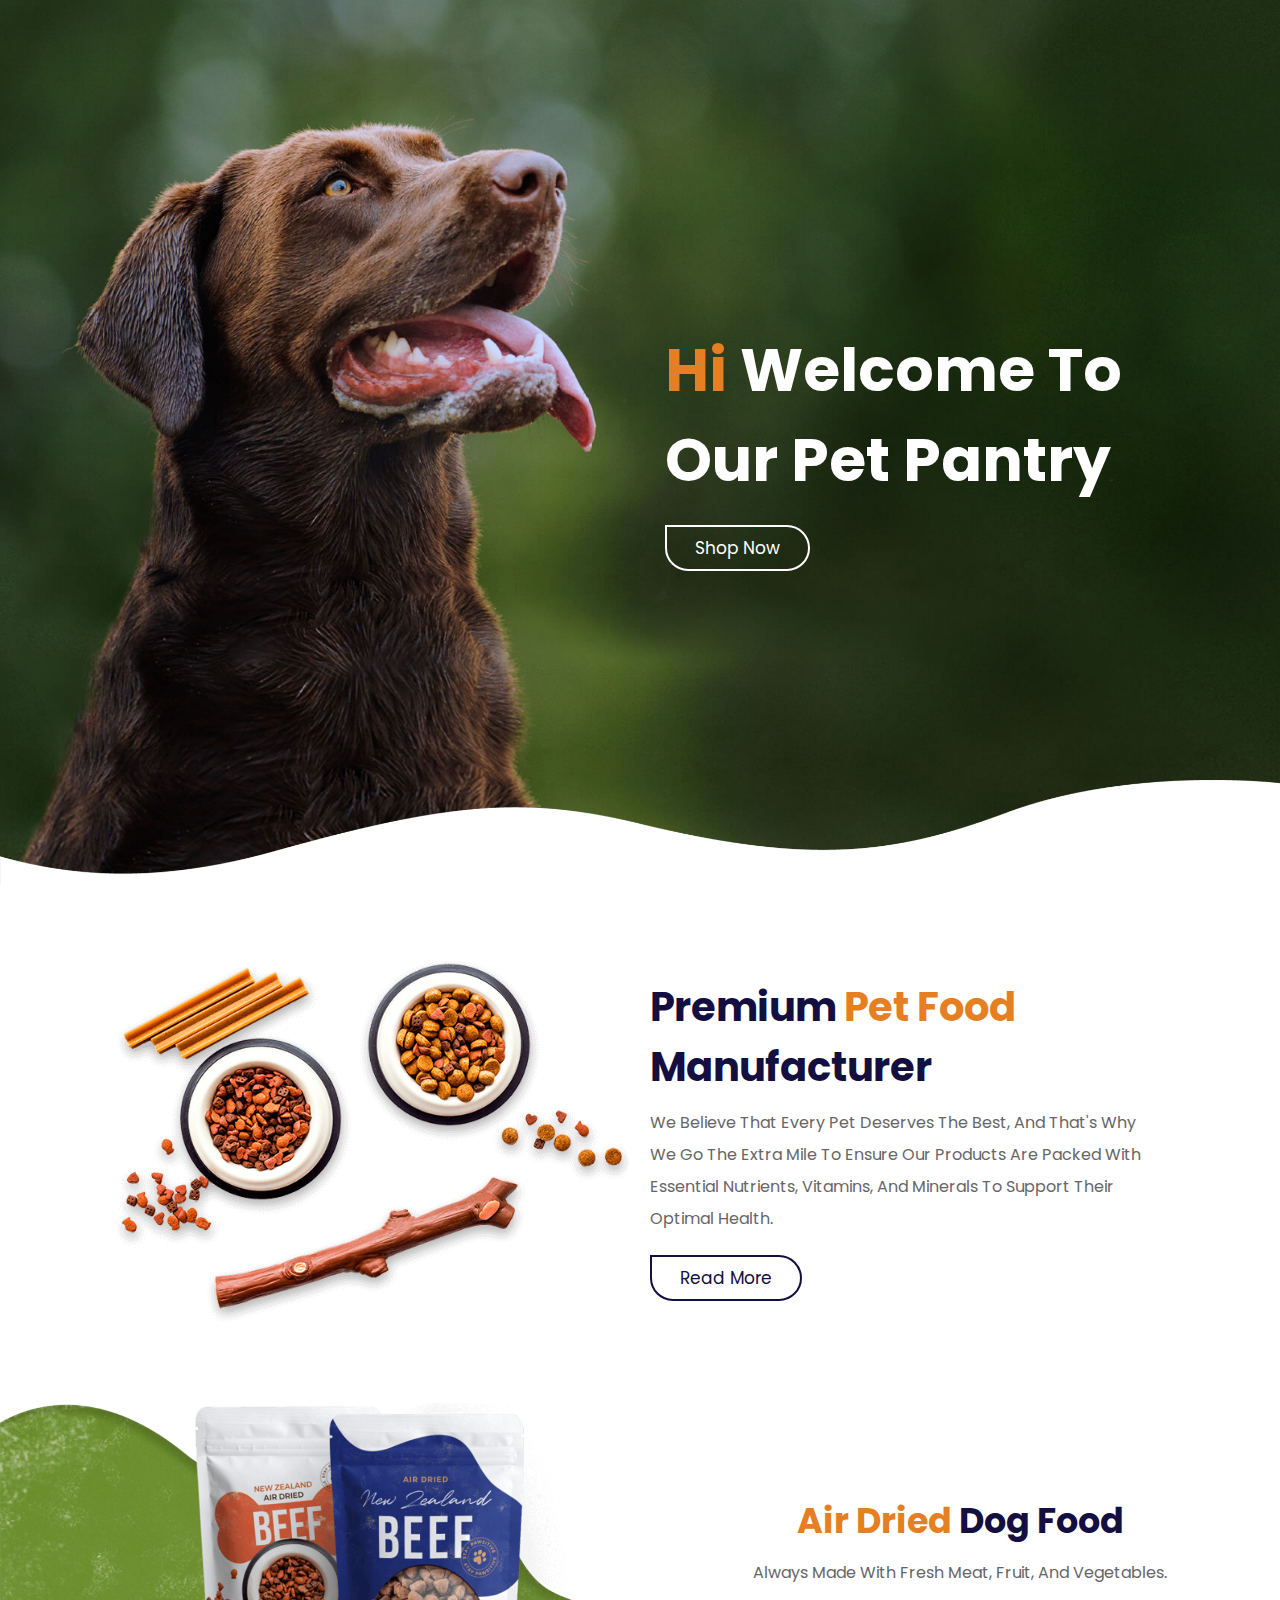
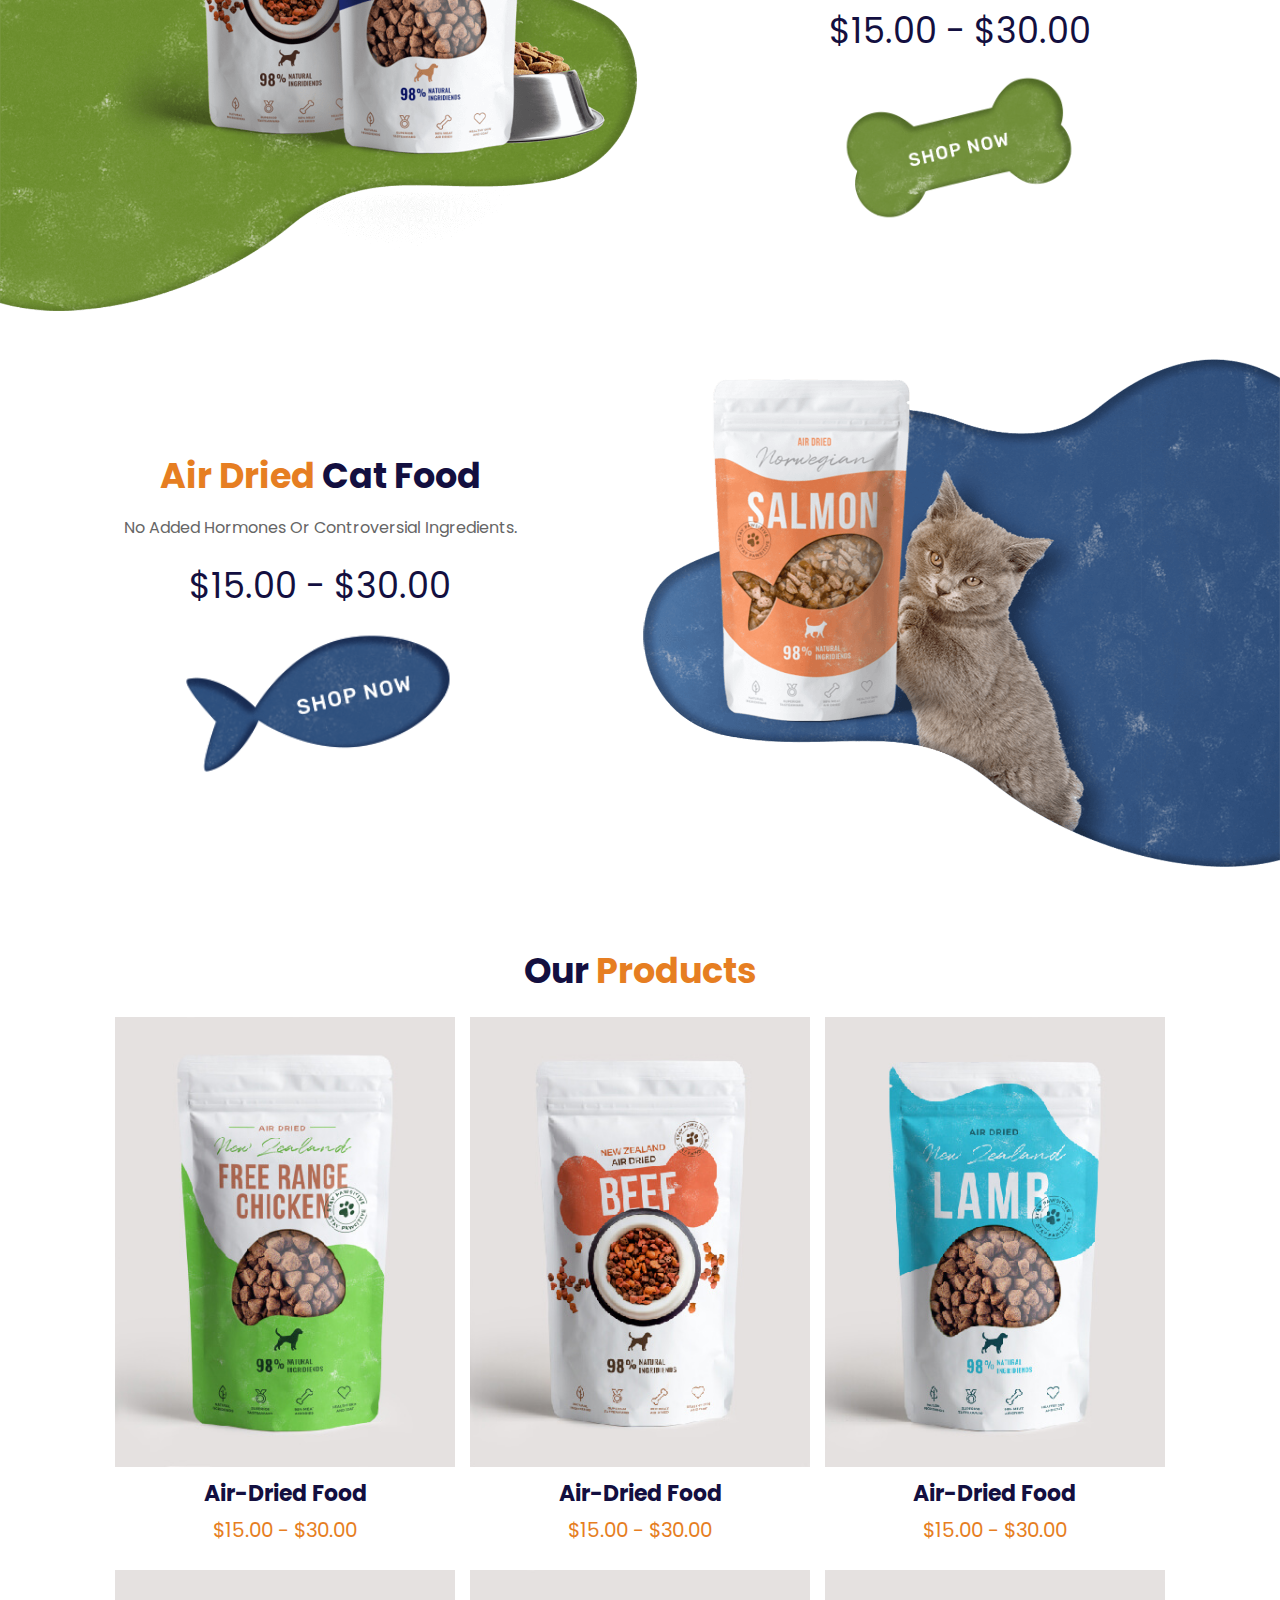
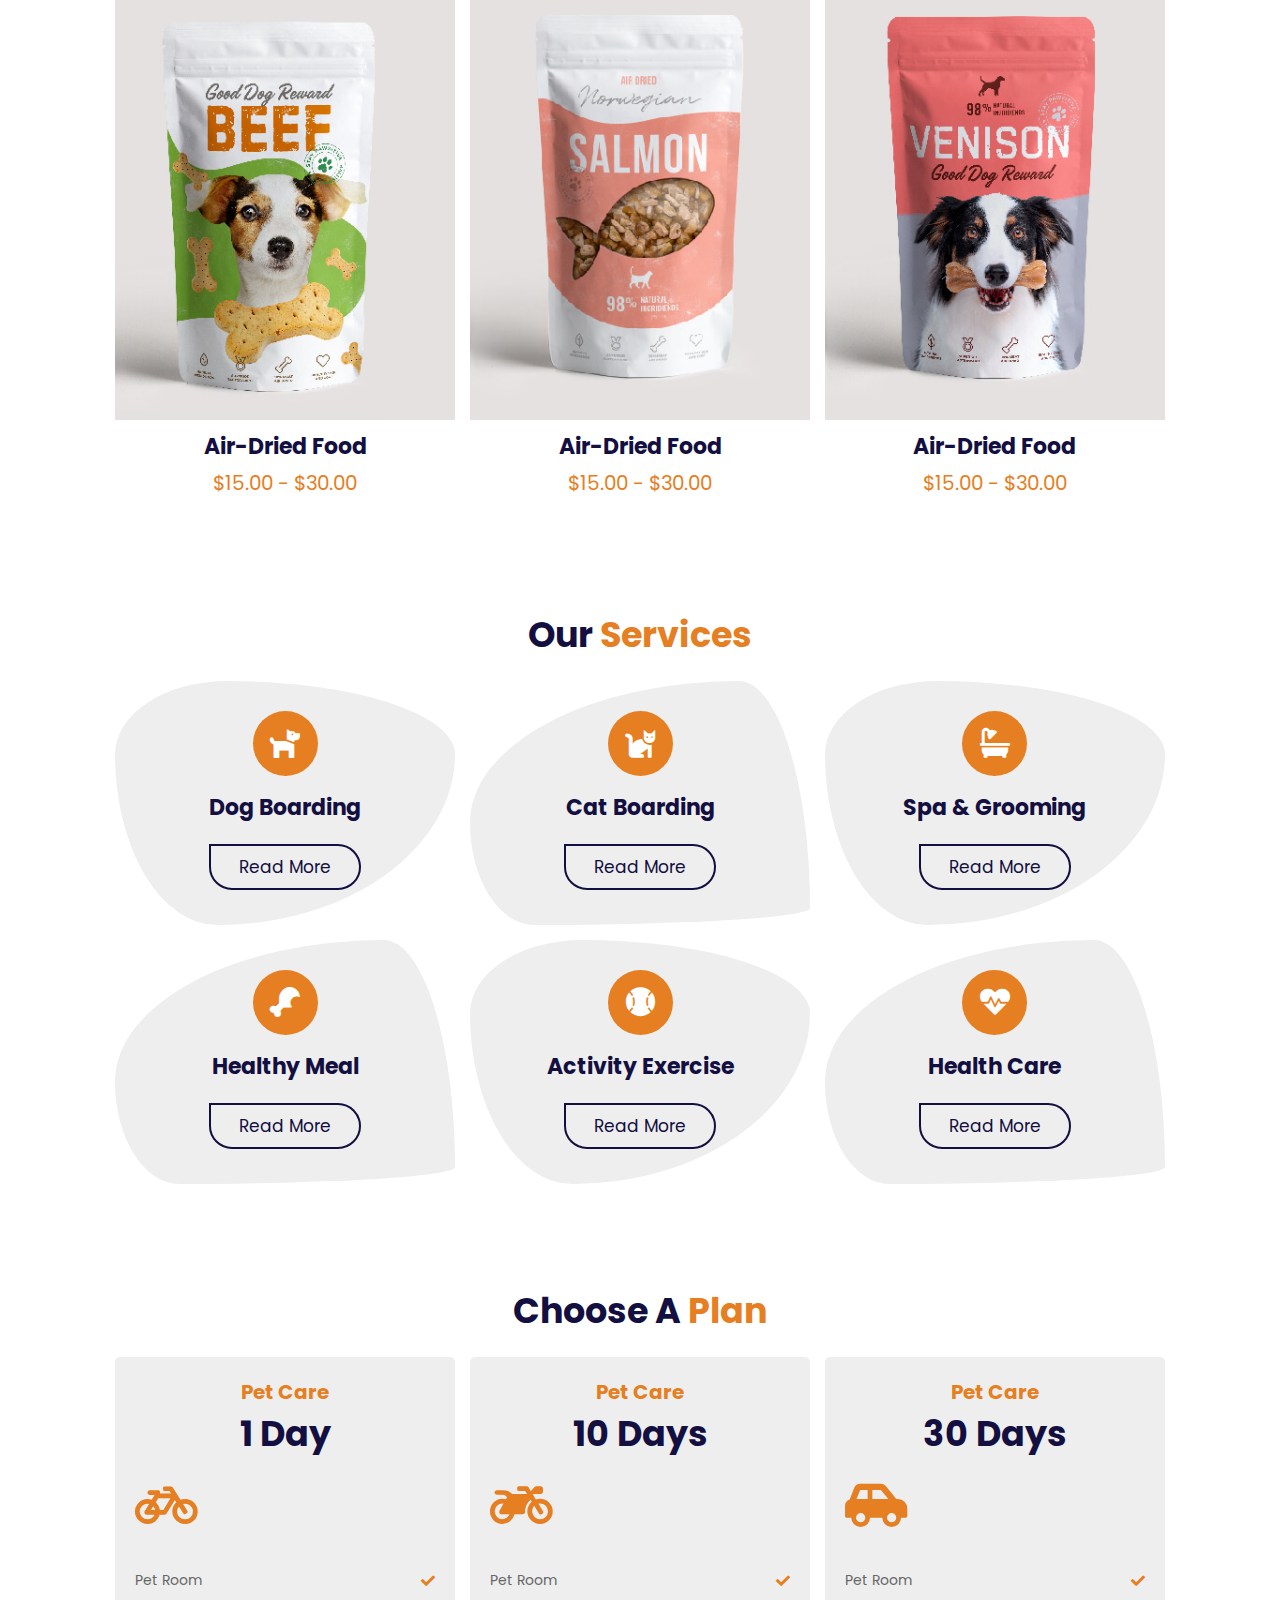
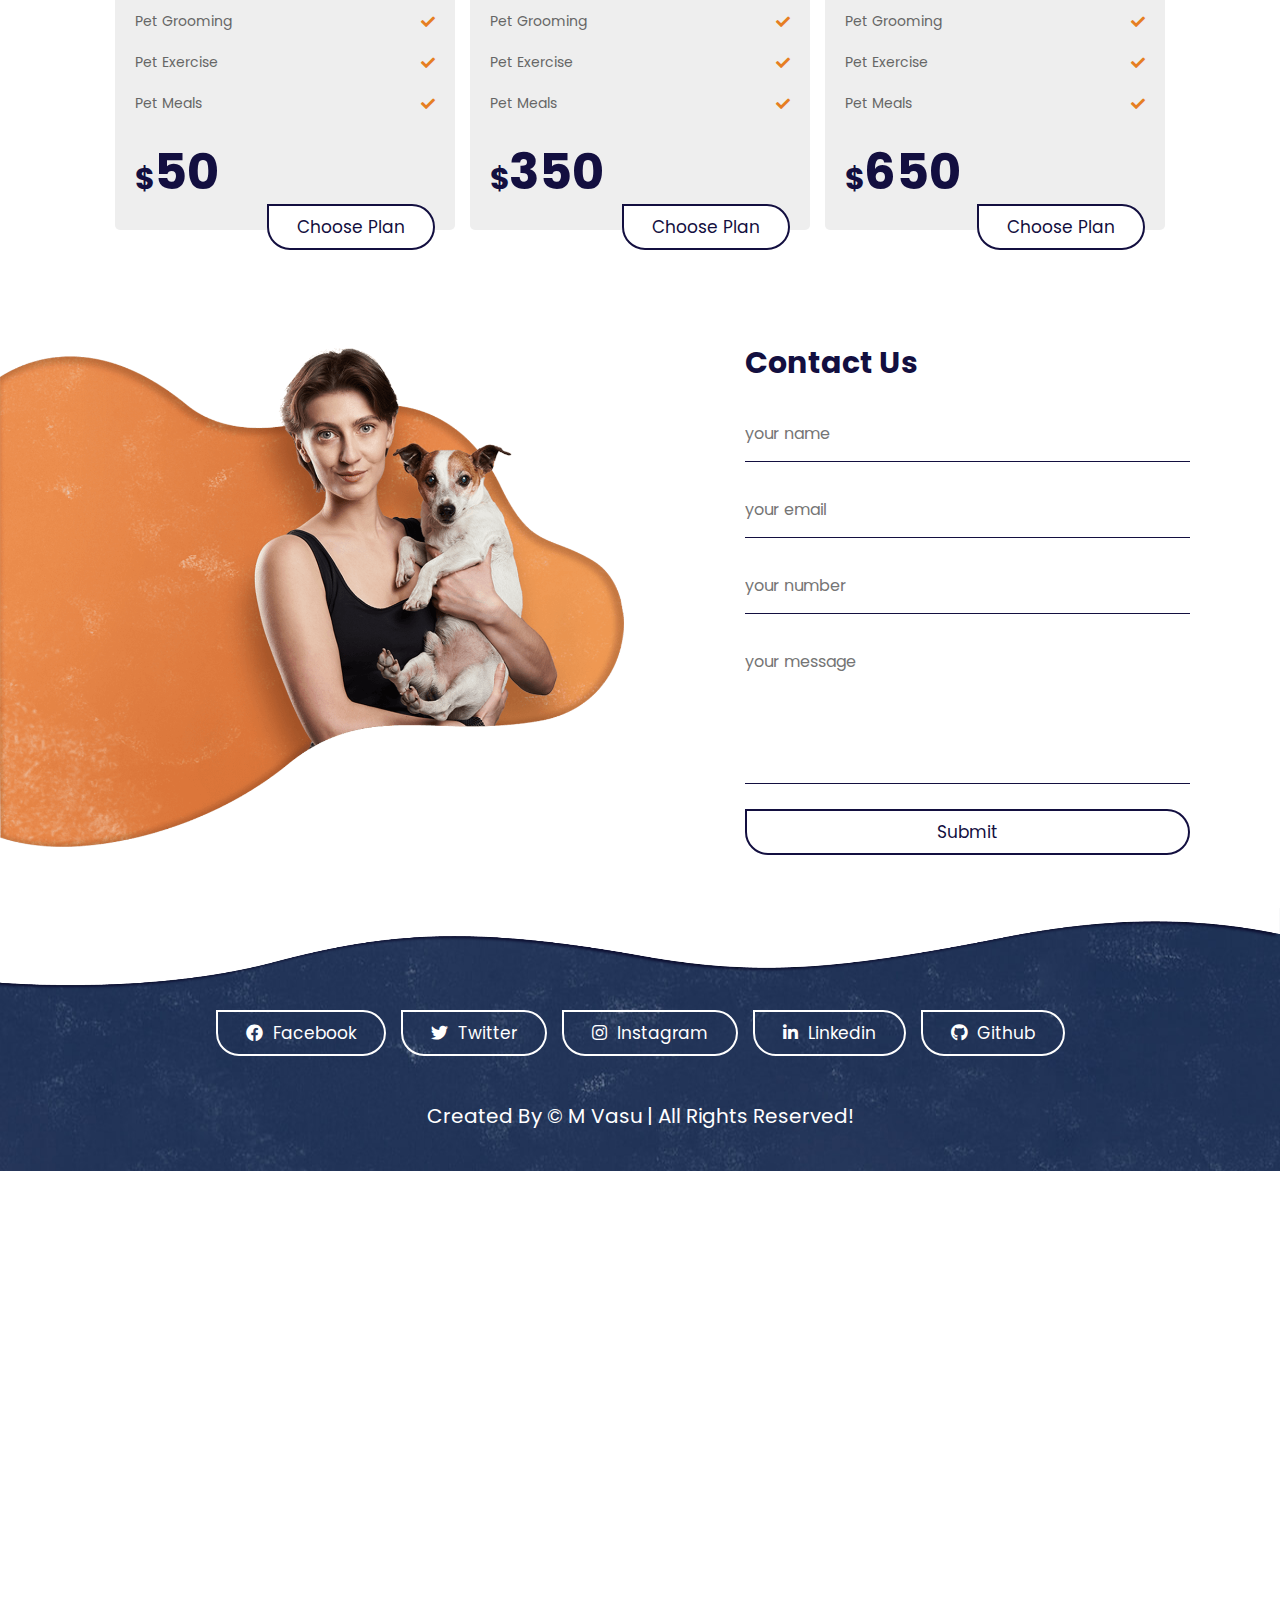
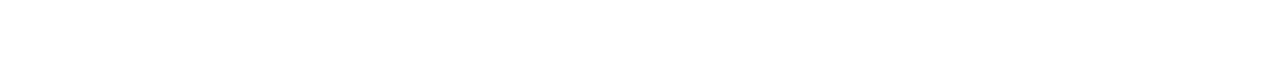
<file: index.html>
<!DOCTYPE html>
<html lang="en">
<head>
    <meta charset="UTF-8">
    <meta http-equiv="X-UA-Compatible" content="IE=edge">
    <meta name="viewport" content="width=device-width, initial-scale=1.0">
    <title>Pet Pantry </title>

    <!-- font awesome cdn link  -->
    <link rel="stylesheet" href="https://cdnjs.cloudflare.com/ajax/libs/font-awesome/5.15.4/css/all.min.css">

    <link rel="stylesheet" href="https://cdnjs.cloudflare.com/ajax/libs/font-awesome/4.7.0/css/font-awesome.min.css">

    <!-- custom css file link  -->
    <link rel="stylesheet" href="css/style.css">

</head>
<body>
    
<!-- header section starts  -->

<header class="header">

    <a href="#" class="logo"> <i class="fas fa-paw"></i> shop </a>

    <nav class="navbar">
        <a href="#home">home</a>
        <a href="#about">about</a>
        <a href="#shop">shop</a>
        <a href="#services">services</a>
        <a href="#plan">plan</a>
        <a href="#contact">contact</a>    
        <a href="healthbot.html">Azure</a>    
    </nav>
    

    <div class="icons">
        <a href="https://www.facebook.com/mikey.vasu?mibextid=ZbWKwL" class="fa fa-facebook"></a> 
        <a href="https://instagram.com/mr__alex.__?igshid=MzRlODBiNWFlZA==" class="fa fa-instagram"></a>
        <a href="https://goo.gl/maps/UtDpu78ddR9jLoue9" class="fas fa-map-marker-alt"></a>
        <a href="https://twitter.com/LuckyVa35531756?t=vQgnx42EIdS5Us14BuNOnw&s=09" class="fa fa-twitter"></a>
        <a href="tel:+91 8328469967" class="fas fa-phone-square"></a>
        <a href="mailto:nithishkumarm2003@gmail.com" class="fas fa-at"></a>
        <div class="fas fa-bars" id="menu-btn"></div>
        <a href="payment.html" class="fas fa-shopping-cart"></a>
        <div class="fas fa-user" id="login-btn"></div>
    </div>

    <form action="" class="login-form">
        <h3>sign in</h3>
        <input type="email" name="" placeholder="enter your email" id="" class="box">
        <input type="password" name="" placeholder="enter your password" id="" class="box">
        <div class="remember">
            <input type="checkbox" name="" id="remember-me">
            <label for="remember-me">remember me</label>
        </div>
        <input type="submit" value="sign in" class="btn">
        <div class="links">
            <a href="#">forget password</a>
            <a href="#">sign up</a>
        </div>
    </form>

</header>

<!-- header section ends -->

<!-- home section starts  -->

<section class="home" id="home">

    <div class="content">
        <h3> <span>hi</span> welcome to our Pet Pantry</h3>
        <a href="payment.html" class="btn">shop now</a>
    </div>

    <img src="image/bottom_wave.png" class="wave" alt="">

</section>

<!-- home section ends -->

<!-- about section starts  -->

<section class="about" id="about">

    <div class="image">
        <img src="image/about_img.png" alt="">
    </div>

    <div class="content">
        <h3>premium <span>pet food</span> manufacturer</h3>
        <p>We believe that every pet deserves the best, and that's why we go the extra mile to ensure our products are packed with essential nutrients, vitamins, and minerals to support their optimal health.</p>
        <a href="#" class="btn">read more</a>
    </div>

</section>

<!-- about section ends -->

<!-- dog and cat food banner section starts -->

<div class="dog-food">

    <div class="image">
        <img src="image/dog_food.png" alt="">
    </div>

    <div class="content">
        <h3> <span>air dried</span> dog food </h3>
        <p>Always made with fresh meat, fruit, and vegetables.</p>
        <div class="amount">$15.00 - $30.00</div>
        <a href="payment.html"> <img src="image/shop_now_dog.png" alt=""> </a>
    </div>

</div>

<div class="cat-food">

    <div class="content">
        <h3> <span>air dried</span> cat food </h3>
        <p>No added hormones or controversial ingredients.</p>
        <div class="amount">$15.00 - $30.00</div>
        <a href="payment.html"> <img src="image/shop_now_cat.png" alt=""> </a>
    </div>

    <div class="image">
        <img src="image/cat_food.png" alt="">
    </div>

</div>

<!-- dog and cat food banner section ends -->

<!-- shop section starts  -->

<section class="shop" id="shop">

    <h1 class="heading"> our <span> products </span> </h1>

    <div class="box-container">

        <div class="box">
            <div class="icons">
                <a href="payment.html" class="fas fa-shopping-cart"></a>
                <a href="#" class="fas fa-heart"></a>
                <a href="#" class="fas fa-eye"></a>
            </div>
            <div class="image">
                <img src="image/product_01.jpg" alt="">
            </div>
            <div class="content">
                <h3>air-dried food</h3>
                <div class="amount"> $15.00 - $30.00 </div>
            </div>
        </div>

        <div class="box">
            <div class="icons">
                <a href="payment.html" class="fas fa-shopping-cart"></a>
                <a href="#" class="fas fa-heart"></a>
                <a href="#" class="fas fa-eye"></a>
            </div>
            <div class="image">
                <img src="image/product_02.jpg" alt="">
            </div>
            <div class="content">
                <h3>air-dried food</h3>
                <div class="amount"> $15.00 - $30.00 </div>
            </div>
        </div>

        <div class="box">
            <div class="icons">
                <a href="payment.html" class="fas fa-shopping-cart"></a>
                <a href="#" class="fas fa-heart"></a>
                <a href="#" class="fas fa-eye"></a>
            </div>
            <div class="image">
                <img src="image/product_03.jpg" alt="">
            </div>
            <div class="content">
                <h3>air-dried food</h3>
                <div class="amount"> $15.00 - $30.00 </div>
            </div>
        </div>

        <div class="box">
            <div class="icons">
                <a href="payment.html" class="fas fa-shopping-cart"></a>
                <a href="#" class="fas fa-heart"></a>
                <a href="#" class="fas fa-eye"></a>
            </div>
            <div class="image">
                <img src="image/product_04.jpg" alt="">
            </div>
            <div class="content">
                <h3>air-dried food</h3>
                <div class="amount"> $15.00 - $30.00 </div>
            </div>
        </div>

        <div class="box">
            <div class="icons">
                <a href="payment.html" class="fas fa-shopping-cart"></a>
                <a href="#" class="fas fa-heart"></a>
                <a href="#" class="fas fa-eye"></a>
            </div>
            <div class="image">
                <img src="image/product_05.jpg" alt="">
            </div>
            <div class="content">
                <h3>air-dried food</h3>
                <div class="amount"> $15.00 - $30.00 </div>
            </div>
        </div>

        <div class="box">
            <div class="icons">
                <a href="payment.html" class="fas fa-shopping-cart"></a>
                <a href="#" class="fas fa-heart"></a>
                <a href="#" class="fas fa-eye"></a>
            </div>
            <div class="image">
                <img src="image/product_06.jpg" alt="">
            </div>
            <div class="content">
                <h3>air-dried food</h3>
                <div class="amount"> $15.00 - $30.00 </div>
            </div>
        </div>

    </div>

</section>

<!-- shop section ends -->

<!-- services section starts  -->

<section class="services" id="services">

    <h1 class="heading"> our <span>services</span> </h1>

    <div class="box-container">

        <div class="box">
            <i class="fas fa-dog"></i>
            <h3>dog boarding</h3>
            <a href="#" class="btn">read more</a>
        </div>

        <div class="box">
            <i class="fas fa-cat"></i>
            <h3>cat boarding</h3>
            <a href="#" class="btn">read more</a>
        </div>

        <div class="box">
            <i class="fas fa-bath"></i>
            <h3>spa & grooming</h3>
            <a href="#" class="btn">read more</a>
        </div>

        <div class="box">
            <i class="fas fa-drumstick-bite"></i>
            <h3>healthy meal</h3>
            <a href="#" class="btn">read more</a>
        </div>

        <div class="box">
            <i class="fas fa-baseball-ball"></i>
            <h3>activity exercise</h3>
            <a href="#" class="btn">read more</a>
        </div>

        <div class="box">
            <i class="fas fa-heartbeat"></i>
            <h3>health care</h3>
            <a href="#" class="btn">read more</a>
        </div>

    </div>

</section>

<!-- services section ends -->

<!-- plan section starts  -->

<section class="plan" id="plan">

    <h1 class="heading"> choose a <span>plan</span> </h1>

    <div class="box-container">

        <div class="box">
            <h3 class="title">pet care</h3>
            <h3 class="day"> 1 day </h3>
            <i class="fas fa-bicycle icon"></i>
            <div class="list">
                <p> pet room <span class="fas fa-check"></span> </p>
                <p> pet grooming <span class="fas fa-check"></span> </p>
                <p> pet exercise <span class="fas fa-check"></span> </p>
                <p> pet meals <span class="fas fa-check"></span> </p>
            </div>
            <div class="amount"><span>$</span>50</div>
            <a href="#" class="btn"> choose plan </a>
        </div>

        <div class="box">
            <h3 class="title">pet care</h3>
            <h3 class="day"> 10 days </h3>
            <i class="fas fa-motorcycle icon"></i>
            <div class="list">
                <p> pet room <span class="fas fa-check"></span> </p>
                <p> pet grooming <span class="fas fa-check"></span> </p>
                <p> pet exercise <span class="fas fa-check"></span> </p>
                <p> pet meals <span class="fas fa-check"></span> </p>
            </div>
            <div class="amount"><span>$</span>350</div>
            <a href="#" class="btn"> choose plan </a>
        </div>

        <div class="box">
            <h3 class="title">pet care</h3>
            <h3 class="day"> 30 days </h3>
            <i class="fas fa-car-side icon"></i>
            <div class="list">
                <p> pet room <span class="fas fa-check"></span> </p>
                <p> pet grooming <span class="fas fa-check"></span> </p>
                <p> pet exercise <span class="fas fa-check"></span> </p>
                <p> pet meals <span class="fas fa-check"></span> </p>
            </div>
            <div class="amount"><span>$</span>650</div>
            <a href="#" class="btn"> choose plan </a>
        </div>

    </div>

</section>

<!-- plan section ends -->

<section class="contact" id="contact">

    <div class="image">
        <img src="image/contact_img.png" alt="">
    </div>

    <form action="">
        <h3>contact us</h3>
        <input type="text" placeholder="your name" class="box">
        <input type="email" placeholder="your email" class="box">
        <input type="tumber" placeholder="your number" class="box">
        <textarea name="" placeholder="your message" id="" cols="30" rows="10"></textarea>
        <a href="Azure.html" input type="submit" value="send message" class="btn">submit</a> 
    </form>

</section>

<section class="footer">

    <img src="image/top_wave.png" alt="">

    <div class="share">
        <a href="https://www.facebook.com/mikey.vasu?mibextid=ZbWKwL" class="btn"> <i class="fab fa-facebook-f"></i> facebook </a>
        <a href="https://twitter.com/LuckyVa35531756?t=vQgnx42EIdS5Us14BuNOnw&s=09" class="btn"> <i class="fab fa-twitter"></i> twitter </a>
        <a href="https://instagram.com/mr__alex.__?igshid=MzRlODBiNWFlZA==" class="btn"> <i class="fab fa-instagram"></i> instagram </a>
        <a href="https://www.linkedin.com/in/lucky-vasu-676182274" class="btn"> <i class="fab fa-linkedin"></i> linkedin </a>
        <a href="https://github.com/Murthy-Vasu" class="btn"> <i class="fab fa-github"></i> Github </a>
    </div>

    <div class="credit"> created by  &copy;  M Vasu  |  All rights reserved! </div>

</section>

<iframe src='https://webchat.botframework.com/embed/pet-pantry-kfsweyw?s=zBPWMaRhCAw.TdOEz9ov3i5LL7L44RNYjqbPIxJSOj3rj6yC1YMc35A'  style='min-width: 400px; width: 100%; min-height: 500px;'></iframe>

<!-- custom js file link  -->
<script src="js/script.js"></script>

</body>
</html>
</file>
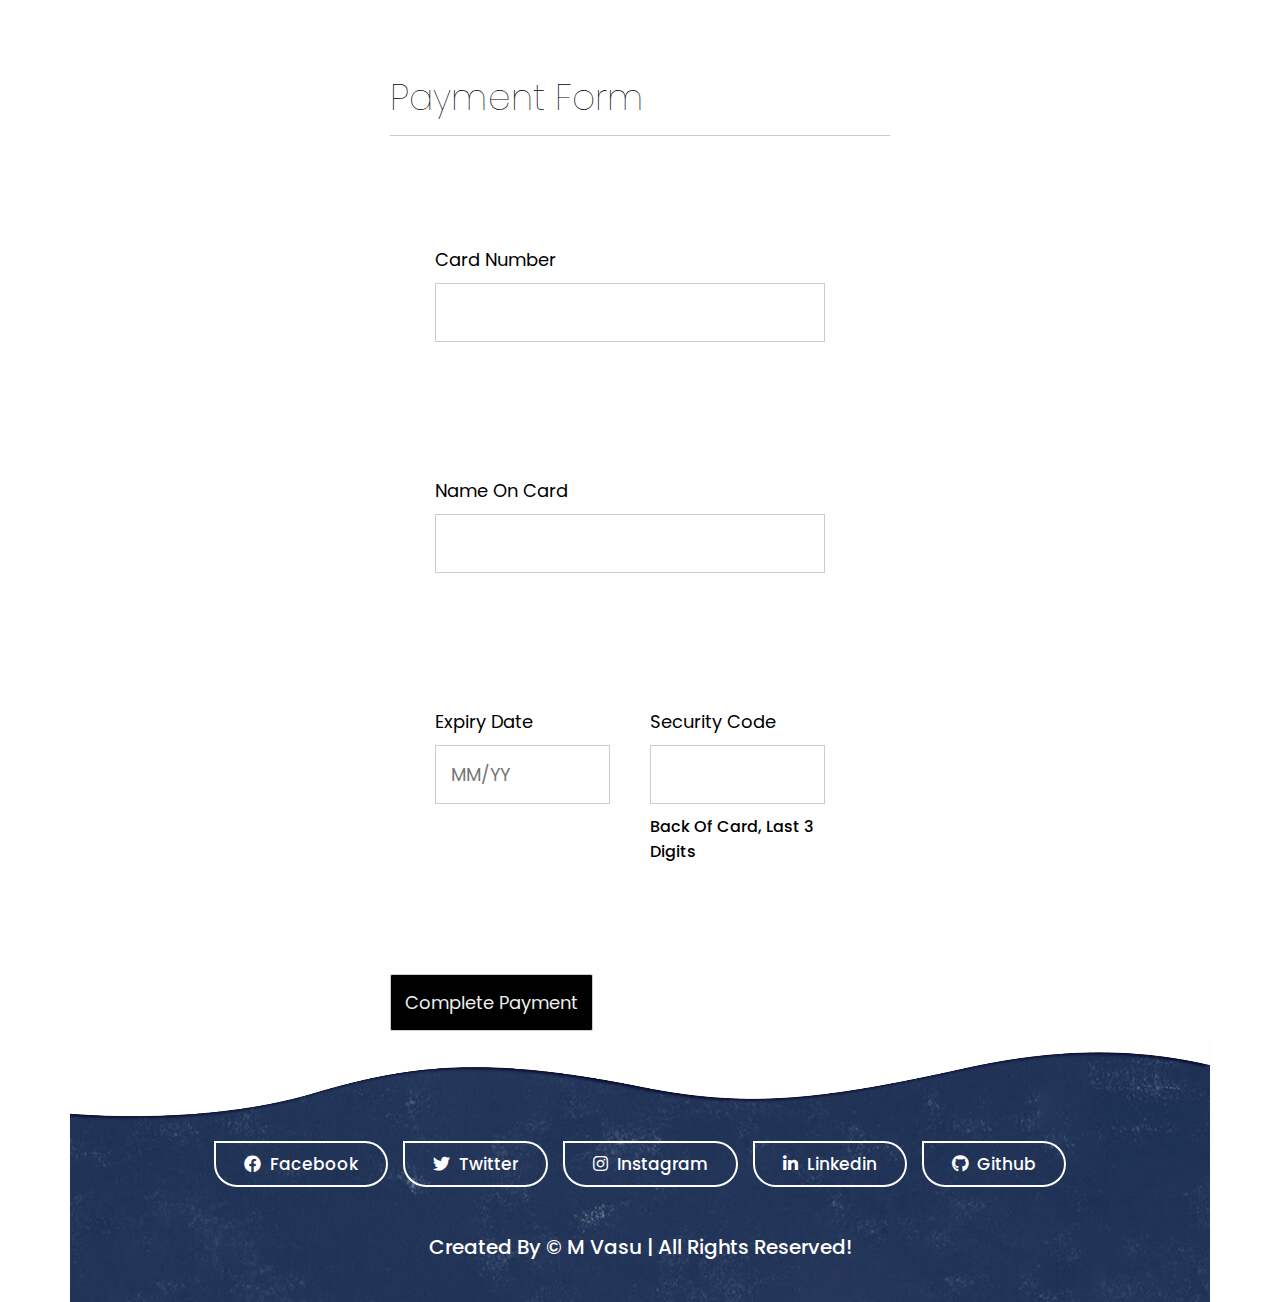
<file: payment.html>
<!DOCTYPE html>
<html lang="en">
<head>
    <meta charset="UTF-8">
    <meta http-equiv="X-UA-Compatible" content="IE=edge">
    <meta name="viewport" content="width=device-width, initial-scale=1.0">
    <title> Pet Food </title>

    <!-- font awesome cdn link  -->
    <link rel="stylesheet" href="https://cdnjs.cloudflare.com/ajax/libs/font-awesome/5.15.4/css/all.min.css">

    <link rel="stylesheet" href="https://cdnjs.cloudflare.com/ajax/libs/font-awesome/4.7.0/css/font-awesome.min.css">

    <!-- custom css file link  -->
    <link rel="stylesheet" href="css/style1.css">

</head>
<body>
    
<!-- header section starts  -->

<header class="header">

    <a href="#" class="logo"> <i class="fas fa-paw"></i> shop </a>

    <nav class="navbar">
        <a href="#home">home</a>
        <a href="#about">about</a>
        <a href="#shop">shop</a>
        <a href="#services">services</a>
        <a href="#plan">plan</a>
        <a href="#contact">contact</a>    
        <a href="Azure.html">Azure</a>    
    </nav>
    

    <div class="icons">
        <a href="https://www.facebook.com/profile.php?id=100032790331874" class="fa fa-facebook"></a> 
        <a href="#" class="fa fa-instagram"></a>
        <a href="#" class="fas fa-map-marker-alt"></a>
        <a href="#" class="fa fa-twitter"></a>
        <div class="fas fa-bars" id="menu-btn"></div>
        <a href="payment.html" class="fas fa-shopping-cart"></a>
        <div class="fas fa-user" id="login-btn"></div>
    </div>

    <form action="" class="login-form">
        <h3>sign in</h3>
        <input type="email" name="" placeholder="enter your email" id="" class="box">
        <input type="password" name="" placeholder="enter your password" id="" class="box">
        <div class="remember">
            <input type="checkbox" name="" id="remember-me">
            <label for="remember-me">remember me</label>
        </div>
        <input type="submit" value="sign in" class="btn">
        <div class="links">
            <a href="#">forget password</a>
            <a href="#">sign up</a>
        </div>
    </form>

</header>

<!-- header section ends -->
 
    <main>
    
      <form action="#" method="post">

        <h1>Payment form</h1>

        <section>        
          <label for="cc-number">Card number</label>
          <!-- Allow for spaces and for shorter and longer payment card numbers -->
          <input id="cc-number" name="cc-number" inputmode="numeric" autocomplete="cc-number" maxlength="50" pattern="[\d ]{10,30}" required>
        </section>

        <section>        
          <label for="cc-name">Name on card</label>
          <input id="cc-name" name="cc-name" autocomplete="cc-name" maxlength="30" pattern="[\p{L} \-\.]+" required>
        </section>
        
        <section id="cc-exp-csc">      
          <div>
            <label for="cc-exp">Expiry date</label>
            <input id="cc-exp" name="cc-exp" placeholder="MM/YY" maxlength="5" autocomplete="cc-exp" required>
          </div> 
          <div>
            <label for="cc-csc">Security code</label>
            <input id="cc-csc" name="cc-csc" inputmode="numeric" maxlength="3" autocomplete="cc-csc" required>
            <div class="explanation">Back of card, last 3 digits</div>
          </div>
        </section>  


        <button id="complete-payment">Complete payment</button>

      </form>
    
    </main>

    <section class="footer">

      <img src="image/top_wave.png" alt="">
  
      <div class="share">
          <a href="#" class="btn"> <i class="fab fa-facebook-f"></i> facebook </a>
          <a href="#" class="btn"> <i class="fab fa-twitter"></i> twitter </a>
          <a href="#" class="btn"> <i class="fab fa-instagram"></i> instagram </a>
          <a href="#" class="btn"> <i class="fab fa-linkedin"></i> linkedin </a>
          <a href="#" class="btn"> <i class="fab fa-github"></i> Github </a>
      </div>
  
      <div class="credit"> created by  &copy;  M Vasu  |  All rights reserved! </div>
  
  </section>
  
  <!-- custom js file link  -->
  <script src="js/script.js"></script>


    
    
  </body>
</html>
</file>
<file: css/style.css>
@import url("https://fonts.googleapis.com/css2?family=Poppins:wght@100;300;400;500;600&display=swap");
* {
  font-family: 'Poppins', sans-serif;
  margin: 0;
  padding: 0;
  -webkit-box-sizing: border-box;
          box-sizing: border-box;
  outline: none;
  border: none;
  text-decoration: none;
  text-transform: capitalize;
  -webkit-transition: .2s linear;
  transition: .2s linear;
}

html {
  font-size: 62.5%;
  overflow-x: hidden;
  scroll-behavior: smooth;
  scroll-padding-top: 4rem;
}

html::-webkit-scrollbar {
  width: 1rem;
}

html::-webkit-scrollbar-track {
  background: transparent;
}

html::-webkit-scrollbar-thumb {
  background: #e67e22;
  border-radius: 5rem;
}

section {
  padding: 5rem 9%;
}

.heading {
  padding-bottom: 2rem;
  text-align: center;
  font-size: 3.5rem;
  color: #130f40;
}

.heading span {
  color: #e67e22;
}

.btn {
  display: inline-block;
  margin-top: 1rem;
  padding: .8rem 2.8rem;
  border-radius: 5rem;
  border-top-left-radius: 0;
  border: 0.2rem solid #130f40;
  cursor: pointer;
  background: none;
  color: #130f40;
  font-size: 1.7rem;
  overflow: hidden;
  z-index: 0;
  position: relative;
}

.btn::before {
  content: '';
  position: absolute;
  top: 0;
  left: 0;
  height: 100%;
  width: 100%;
  background: #130f40;
  z-index: -1;
  -webkit-transition: .2s linear;
  transition: .2s linear;
  -webkit-clip-path: circle(0% at 0% 5%);
          clip-path: circle(0% at 0% 5%);
}

.btn:hover::before {
  -webkit-clip-path: circle(100%);
          clip-path: circle(100%);
}

.btn:hover {
  color: #fff;
}

.nav-tabs .nav-item {
  margin-bottom: -1px;
}

@-webkit-keyframes fadeIn {
  0% {
    -webkit-transform: translateY(3rem);
            transform: translateY(3rem);
    opacity: 0;
  }
}

@keyframes fadeIn {
  0% {
    -webkit-transform: translateY(3rem);
            transform: translateY(3rem);
    opacity: 0;
  }
}

.header {
  background: #fff;
  display: -webkit-box;
  display: -ms-flexbox;
  display: flex;
  -webkit-box-align: center;
      -ms-flex-align: center;
          align-items: center;
  -webkit-box-pack: justify;
      -ms-flex-pack: justify;
          justify-content: space-between;
  padding: 2rem 9%;
  -webkit-box-shadow: 0 0.5rem 1.5rem rgba(0, 0, 0, 0.1);
          box-shadow: 0 0.5rem 1.5rem rgba(0, 0, 0, 0.1);
  position: fixed;
  top: 0;
  left: 0;
  right: 0;
  z-index: 1000;
  -webkit-transform: translateY(-10rem);
          transform: translateY(-10rem);
}


.header.active {
  -webkit-transform: translateY(0rem);
          transform: translateY(0rem);
}

.header .logo {
  font-size: 2.5rem;
  color: #130f40;
  font-weight: bolder;
}

.header .logo i {
  color: #e67e22;
}

.header .navbar a {
  margin: 0 1rem;
  font-size: 1.7rem;
  color: #666;
}

.header .navbar a:hover {
  color: #e67e22;
}

.header .icons a,
.header .icons div {
  font-size: 2.5rem;
  margin-left: 1.5rem;
  color: #130f40;
  cursor: pointer;
}

.header .icons a:hover,
.header .icons div:hover {
  color: #e67e22;
}

.header .login-form {
  position: absolute;
  top: 120%;
  right: 2rem;
  width: 35rem;
  border-radius: 1rem;
  background: #fff;
  -webkit-box-shadow: 0 0.5rem 1.5rem rgba(0, 0, 0, 0.1);
          box-shadow: 0 0.5rem 1.5rem rgba(0, 0, 0, 0.1);
  padding: 2rem;
  display: none;
}

.header .login-form.active {
  display: block;
  -webkit-animation: fadeIn .4s linear;
          animation: fadeIn .4s linear;
}

.header .login-form h3 {
  color: #130f40;
  font-size: 2.5rem;
  padding-bottom: .5rem;
}

.header .login-form .box {
  width: 100%;
  border-bottom: 0.2rem solid #130f40;
  border-width: .1rem;
  padding: 1.5rem 0;
  font-size: 1.6rem;
  color: #130f40;
  text-transform: none;
  margin: 1rem 0;
}

.header .login-form .remember {
  display: -webkit-box;
  display: -ms-flexbox;
  display: flex;
  -webkit-box-align: center;
      -ms-flex-align: center;
          align-items: center;
  gap: .5rem;
  padding: 1rem 0;
}

.header .login-form .remember label {
  font-size: 1.5rem;
  cursor: pointer;
  color: #666;
}

.header .login-form .btn {
  width: 100%;
  text-align: center;
  margin: 1.5rem 0;
}

.header .login-form .btn:hover {
  background: #130f40;
}

.header .login-form .links {
  display: -webkit-box;
  display: -ms-flexbox;
  display: flex;
  -webkit-box-pack: justify;
      -ms-flex-pack: justify;
          justify-content: space-between;
  -webkit-box-align: center;
      -ms-flex-align: center;
          align-items: center;
  margin-top: 1rem;
}

.header .login-form .links a {
  font-size: 1.4rem;
  color: #e67e22;
}

.header .login-form .links a:hover {
  color: #130f40;
  text-decoration: underline;
}

#menu-btn {
  display: none;
}

.home {
  min-height: 100vh;
  display: -webkit-box;
  display: -ms-flexbox;
  display: flex;
  -webkit-box-align: center;
      -ms-flex-align: center;
          align-items: center;
  -webkit-box-pack: end;
      -ms-flex-pack: end;
          justify-content: flex-end;
  background: url(../image/home_bg_img.jpg) no-repeat;
  background-position: center;
  background-size: cover;
  position: relative;
}

.home .content {
  width: 50rem;
}

.home .content h3 {
  font-size: 6rem;
  color: #fff;
  padding-bottom: 1rem;
}

.home .content h3 span {
  color: #e67e22;
}

.home .content .btn {
  color: #fff;
  border-color: #fff;
}

.home .content .btn:hover {
  color: #130f40;
}

.home .content .btn::before {
  background: #fff;
}

.home .wave {
  position: absolute;
  bottom: 0;
  left: 0;
  width: 100%;
  height: 12rem;
}

.about {
  display: -webkit-box;
  display: -ms-flexbox;
  display: flex;
  -webkit-box-align: center;
      -ms-flex-align: center;
          align-items: center;
  -ms-flex-wrap: wrap;
      flex-wrap: wrap;
  gap: 2rem;
}

.about .image {
  -webkit-box-flex: 1;
      -ms-flex: 1 1 40rem;
          flex: 1 1 40rem;
}

.about .image img {
  width: 100%;
}

.about .content {
  -webkit-box-flex: 1;
      -ms-flex: 1 1 40rem;
          flex: 1 1 40rem;
}

.about .content h3 {
  color: #130f40;
  font-size: 4rem;
}

.about .content h3 span {
  color: #e67e22;
}

.about .content p {
  font-size: 1.6rem;
  color: #666;
  padding: 1rem 0;
  line-height: 2;
}

.dog-food,
.cat-food {
  display: -webkit-box;
  display: -ms-flexbox;
  display: flex;
  -webkit-box-align: center;
      -ms-flex-align: center;
          align-items: center;
  -ms-flex-wrap: wrap;
      flex-wrap: wrap;
  padding: 2rem 0;
}

.dog-food .image,
.cat-food .image {
  -webkit-box-flex: 1;
      -ms-flex: 1 1 40rem;
          flex: 1 1 40rem;
}

.dog-food .image img,
.cat-food .image img {
  width: 100%;
}

.dog-food .content,
.cat-food .content {
  -webkit-box-flex: 1;
      -ms-flex: 1 1 40rem;
          flex: 1 1 40rem;
  text-align: center;
  padding: 2rem;
}

.dog-food .content h3,
.cat-food .content h3 {
  font-size: 3.5rem;
  color: #130f40;
}

.dog-food .content h3 span,
.cat-food .content h3 span {
  color: #e67e22;
}

.dog-food .content p,
.cat-food .content p {
  padding: 1rem 0;
  line-height: 2;
  color: #666;
  font-size: 1.6rem;
}

.dog-food .content .amount,
.cat-food .content .amount {
  font-size: 3.5rem;
  color: #130f40;
  padding: .5rem 0;
}

.dog-food .content a img,
.cat-food .content a img {
  height: 15rem;
  margin-top: 1rem;
}

.dog-food .content a:hover img,
.cat-food .content a:hover img {
  -webkit-transform: rotate(15deg);
          transform: rotate(15deg);
}

.cat-food {
  -ms-flex-wrap: wrap-reverse;
      flex-wrap: wrap-reverse;
}

.shop .box-container {
  display: -ms-grid;
  display: grid;
  -ms-grid-columns: (minmax(30rem, 1fr))[auto-fit];
      grid-template-columns: repeat(auto-fit, minmax(30rem, 1fr));
  gap: 1.5rem;
}

.shop .box-container .box {
  position: relative;
  overflow: hidden;
}

.shop .box-container .box:hover .image img {
  -webkit-transform: scale(1.1);
          transform: scale(1.1);
}

.shop .box-container .box:hover .icons {
  -webkit-transform: translateX(0rem);
          transform: translateX(0rem);
}

.shop .box-container .box .image {
  height: 45rem;
  width: 100%;
  overflow: hidden;
}

.shop .box-container .box .image img {
  height: 100%;
  width: 100%;
  -o-object-fit: cover;
     object-fit: cover;
}

.shop .box-container .box .icons {
  position: absolute;
  top: 1rem;
  right: 2rem;
  z-index: 10;
  -webkit-transform: translateX(10rem);
          transform: translateX(10rem);
}

.shop .box-container .box .icons a {
  display: block;
  width: 5rem;
  height: 5rem;
  line-height: 5rem;
  font-size: 2.2rem;
  margin-top: 1rem;
  background: #fff;
  color: #130f40;
  text-align: center;
}

.shop .box-container .box .icons a:hover {
  color: #fff;
  background: #e67e22;
}

.shop .box-container .box .content {
  padding: 1rem 0;
  text-align: center;
}

.shop .box-container .box .content h3 {
  font-size: 2.2rem;
  color: #130f40;
  padding-bottom: .5rem;
}

.shop .box-container .box .content .amount {
  font-size: 2rem;
  color: #e67e22;
}

.services .box-container {
  display: -ms-grid;
  display: grid;
  -ms-grid-columns: (minmax(30rem, 1fr))[auto-fit];
      grid-template-columns: repeat(auto-fit, minmax(30rem, 1fr));
  gap: 1.5rem;
}

.services .box-container .box {
  background: #eee;
  padding: 3rem;
  text-align: center;
  border-radius: 33% 67% 70% 30% / 30% 30% 70% 70%;
}

.services .box-container .box:nth-child(even) {
  border-radius: 79% 21% 81% 19% / 58% 93% 7% 42%;
}

.services .box-container .box:hover {
  border-radius: .5rem;
}

.services .box-container .box i {
  height: 6.5rem;
  width: 6.5rem;
  line-height: 6.5rem;
  font-size: 3rem;
  color: #fff;
  background: #e67e22;
  border-radius: 50%;
  margin-bottom: .5rem;
}

.services .box-container .box h3 {
  font-size: 2.2rem;
  color: #130f40;
  padding: 1rem 0;
}

.plan .box-container {
  display: -ms-grid;
  display: grid;
  -ms-grid-columns: (minmax(30rem, 1fr))[auto-fit];
      grid-template-columns: repeat(auto-fit, minmax(30rem, 1fr));
  gap: 1.5rem;
}

.plan .box-container .box {
  position: relative;
  padding: 2rem;
  border-radius: .5rem;
  position: relative;
  margin-bottom: 2rem;
  background: #eee;
}

.plan .box-container .box .btn {
  position: absolute;
  bottom: -2rem;
  right: 2rem;
  background: #fff;
}

.plan .box-container .box .title {
  text-align: center;
  color: #e67e22;
  font-size: 2rem;
}

.plan .box-container .box .day {
  text-align: center;
  color: #130f40;
  font-size: 3.5rem;
}

.plan .box-container .box .icon {
  color: #e67e22;
  font-size: 5rem;
  padding: 2rem 0;
}

.plan .box-container .box .list {
  margin: 1rem 0;
}

.plan .box-container .box .list p {
  display: -webkit-box;
  display: -ms-flexbox;
  display: flex;
  -webkit-box-align: center;
      -ms-flex-align: center;
          align-items: center;
  -webkit-box-pack: justify;
      -ms-flex-pack: justify;
          justify-content: space-between;
  font-size: 1.4rem;
  color: #666;
  padding: 1rem 0;
}

.plan .box-container .box .list p span {
  color: #e67e22;
}

.plan .box-container .box .amount {
  font-size: 5rem;
  font-weight: bolder;
  color: #130f40;
}

.plan .box-container .box .amount span {
  font-size: 3rem;
}

.contact {
  padding: 2rem 0;
  display: -webkit-box;
  display: -ms-flexbox;
  display: flex;
  -webkit-box-align: center;
      -ms-flex-align: center;
          align-items: center;
  -ms-flex-wrap: wrap;
      flex-wrap: wrap;
  gap: 3rem;
}

.contact .image {
  -webkit-box-flex: 1;
      -ms-flex: 1 1 40rem;
          flex: 1 1 40rem;
}

.contact .image img {
  width: 100%;
}

.contact form {
  -webkit-box-flex: 1;
      -ms-flex: 1 1 40rem;
          flex: 1 1 40rem;
  padding: 2rem 7%;
}

.contact form .btn {
  width: 100%;
  text-align: center;
}

.contact form .btn:hover {
  background: #130f40;
}

.contact form h3 {
  font-size: 3rem;
  padding-bottom: 1rem;
  color: #130f40;
}

.contact form .box, .contact form textarea {
  width: 100%;
  border-bottom: 0.2rem solid #130f40;
  border-width: .1rem;
  font-size: 1.6rem;
  text-transform: none;
  color: #130f40;
  padding: 1.5rem 0;
  margin: 1rem 0;
}

.contact form textarea {
  height: 15rem;
  resize: none;
}

.footer {
  position: relative;
  background: url(../image/footer_background.jpg) no-repeat;
  background-position: center;
  background-size: center;
  padding-top: 10rem;
  padding-bottom: 2rem;
}

.footer img {
  position: absolute;
  top: 0;
  left: 0;
  height: 10rem;
  width: 100%;
}

.footer .share {
  display: -webkit-box;
  display: -ms-flexbox;
  display: flex;
  -webkit-box-pack: center;
      -ms-flex-pack: center;
          justify-content: center;
  -ms-flex-wrap: wrap;
      flex-wrap: wrap;
  gap: 1.5rem;
}

.footer .share a {
  color: #fff;
  border-color: #fff;
}

.footer .share a:hover {
  color: #130f40;
}

.footer .share a::before {
  background: #fff;
}

.footer .share a i {
  padding-right: .5rem;
}

.footer .credit {
  text-align: center;
  color: #fff;
  font-size: 2rem;
  padding: 2rem 1rem;
  margin-top: 2.5rem;
}

.footer .credit span {
  color: #e67e22;
}

@media (max-width: 991px) {
  html {
    font-size: 55%;
  }
  .header {
    padding: 2rem;
  }
  section {
    padding: 5rem 2rem;
  }
  .home {
    -webkit-box-pack: center;
        -ms-flex-pack: center;
            justify-content: center;
    background-position: right;
  }
  .home .content {
    text-align: center;
    padding-bottom: 5rem;
  }
  .home .content h3 {
    font-size: 4.5rem;
  }
}

@media (max-width: 768px) {
  #menu-btn {
    display: inline-block;
  }
  .header .navbar {
    position: absolute;
    top: 99%;
    left: 0;
    right: 0;
    background: #fff;
    -webkit-clip-path: polygon(0 0, 100% 0, 100% 0, 0 0);
            clip-path: polygon(0 0, 100% 0, 100% 0, 0 0);
  }
  .header .navbar.active {
    -webkit-clip-path: polygon(0 0, 100% 0, 100% 100%, 0 100%);
            clip-path: polygon(0 0, 100% 0, 100% 100%, 0 100%);
  }
  .header .navbar a {
    display: block;
    margin: 2rem;
    font-size: 2rem;
  }
}

@media (max-width: 450px) {
  html {
    font-size: 50%;
  }
  .header .login-form {
    width: 90%;
  }
}
/*# sourceMappingURL=style.css.map */
</file>
<file: css/style1.css>
@import url("https://fonts.googleapis.com/css2?family=Poppins:wght@100;300;400;500;600&display=swap");
* {
  font-family: 'Poppins', sans-serif;
  margin: 0;
  padding: 0;
  -webkit-box-sizing: border-box;
          box-sizing: border-box;
  outline: none;
  border: none;
  text-decoration: none;
  text-transform: capitalize;
  -webkit-transition: .2s linear;
  transition: .2s linear;
}

html {
  font-size: 62.5%;
  overflow-x: hidden;
  scroll-behavior: smooth;
  scroll-padding-top: 4rem;
}

html::-webkit-scrollbar {
  width: 1rem;
}

html::-webkit-scrollbar-track {
  background: transparent;
}

html::-webkit-scrollbar-thumb {
  background: #e67e22;
  border-radius: 5rem;
}

section {
  padding: 5rem 9%;
}

.heading {
  padding-bottom: 2rem;
  text-align: center;
  font-size: 3.5rem;
  color: #130f40;
}

.heading span {
  color: #e67e22;
}

.btn {
  display: inline-block;
  margin-top: 1rem;
  padding: .8rem 2.8rem;
  border-radius: 5rem;
  border-top-left-radius: 0;
  border: 0.2rem solid #130f40;
  cursor: pointer;
  background: none;
  color: #130f40;
  font-size: 1.7rem;
  overflow: hidden;
  z-index: 0;
  position: relative;
}

.btn::before {
  content: '';
  position: absolute;
  top: 0;
  left: 0;
  height: 100%;
  width: 100%;
  background: #130f40;
  z-index: -1;
  -webkit-transition: .2s linear;
  transition: .2s linear;
  -webkit-clip-path: circle(0% at 0% 5%);
          clip-path: circle(0% at 0% 5%);
}

.btn:hover::before {
  -webkit-clip-path: circle(100%);
          clip-path: circle(100%);
}

.btn:hover {
  color: #fff;
}

.nav-tabs .nav-item {
  margin-bottom: -1px;
}

@-webkit-keyframes fadeIn {
  0% {
    -webkit-transform: translateY(3rem);
            transform: translateY(3rem);
    opacity: 0;
  }
}

@keyframes fadeIn {
  0% {
    -webkit-transform: translateY(3rem);
            transform: translateY(3rem);
    opacity: 0;
  }
}

.header {
  background: #fff;
  display: -webkit-box;
  display: -ms-flexbox;
  display: flex;
  -webkit-box-align: center;
      -ms-flex-align: center;
          align-items: center;
  -webkit-box-pack: justify;
      -ms-flex-pack: justify;
          justify-content: space-between;
  padding: 2rem 9%;
  -webkit-box-shadow: 0 0.5rem 1.5rem rgba(0, 0, 0, 0.1);
          box-shadow: 0 0.5rem 1.5rem rgba(0, 0, 0, 0.1);
  position: fixed;
  top: 0;
  left: 0;
  right: 0;
  z-index: 1000;
  -webkit-transform: translateY(-10rem);
          transform: translateY(-10rem);
}


.header.active {
  -webkit-transform: translateY(0rem);
          transform: translateY(0rem);
}

.header .logo {
  font-size: 2.5rem;
  color: #130f40;
  font-weight: bolder;
}

.header .logo i {
  color: #e67e22;
}

.header .navbar a {
  margin: 0 1rem;
  font-size: 1.7rem;
  color: #666;
}

.header .navbar a:hover {
  color: #e67e22;
}

.header .icons a,
.header .icons div {
  font-size: 2.5rem;
  margin-left: 1.5rem;
  color: #130f40;
  cursor: pointer;
}

.header .icons a:hover,
.header .icons div:hover {
  color: #e67e22;
}

.header .login-form {
  position: absolute;
  top: 120%;
  right: 2rem;
  width: 35rem;
  border-radius: 1rem;
  background: #fff;
  -webkit-box-shadow: 0 0.5rem 1.5rem rgba(0, 0, 0, 0.1);
          box-shadow: 0 0.5rem 1.5rem rgba(0, 0, 0, 0.1);
  padding: 2rem;
  display: none;
}

.header .login-form.active {
  display: block;
  -webkit-animation: fadeIn .4s linear;
          animation: fadeIn .4s linear;
}

.header .login-form h3 {
  color: #130f40;
  font-size: 2.5rem;
  padding-bottom: .5rem;
}

.header .login-form .box {
  width: 100%;
  border-bottom: 0.2rem solid #130f40;
  border-width: .1rem;
  padding: 1.5rem 0;
  font-size: 1.6rem;
  color: #130f40;
  text-transform: none;
  margin: 1rem 0;
}

.header .login-form .remember {
  display: -webkit-box;
  display: -ms-flexbox;
  display: flex;
  -webkit-box-align: center;
      -ms-flex-align: center;
          align-items: center;
  gap: .5rem;
  padding: 1rem 0;
}

.header .login-form .remember label {
  font-size: 1.5rem;
  cursor: pointer;
  color: #666;
}

.header .login-form .btn {
  width: 100%;
  text-align: center;
  margin: 1.5rem 0;
}

.header .login-form .btn:hover {
  background: #130f40;
}

.header .login-form .links {
  display: -webkit-box;
  display: -ms-flexbox;
  display: flex;
  -webkit-box-pack: justify;
      -ms-flex-pack: justify;
          justify-content: space-between;
  -webkit-box-align: center;
      -ms-flex-align: center;
          align-items: center;
  margin-top: 1rem;
}

.header .login-form .links a {
  font-size: 1.4rem;
  color: #e67e22;
}

.header .login-form .links a:hover {
  color: #130f40;
  text-decoration: underline;
}

#menu-btn {
  display: none;
}

:root {
  --small-mobile-font-size: 20px;
  --large-mobile-font-size: 22px;
  --desktop-font-size: 18px;
}

body {
  font-family: 'Poppins', sans-serif;
  font-weight: 500;
  margin: 20px 10px 0 10px;
}

body {
  background-image: url();
  background-repeat: no-repeat;
  background-attachment: fixed;
  background-size: cover;
}

button {
  background-color: black;
  border: 1px solid #ccc;
  border-radius: 2px;
  color: #eee;
  cursor: pointer;
  display: block;
  font-size: 20px; /* fallback */
  font-size: var(--large-mobile-font-size);
  font-weight: 400;
  margin: 3px 0 0 0;
  padding: 14px;
}

button:disabled {
  color: #888;
  cursor: default;
}

button:not(:disabled):hover {
  background-color: #333;
  color: white;
}

div.explanation {
  font-size: 14px;
  margin: 10px 0 0 0;
}

section#cc-exp-csc div:not(:last-child) {
  margin: 0 10px 0 0;
}

h1 {
  border-bottom: 1px solid #ccc;
  font-size: 28px;
  font-weight: 300;
  margin: 0 0 30px 0;
  padding: 0 0 10px 0;
}

input {
  border: 1px solid #ccc;
  font-size: 22px; /* fallback */
  font-size: var(--large-mobile-font-size);
  padding: 15px;
  width: 90%; /* fallback */
  width: calc(100% - 20px); /* full width minus padding */
}

input:not(:focus):invalid,
input:not(:focus):invalid {
  color: red;
  outline-color: red;
}

label {
  display: block;
  font-size: 20px;
  font-size: var(--large-mobile-font-size);
  font-weight: 400;
  margin: 0 0 8px 0;
}

main {
  margin: 0 auto;
  max-width: 500px;
}

p {
  font-size: 19px;
  font-weight: 400;
}

form section {
  margin: 0 0 15px 0;
  position: relative;
}

form section:last-of-type {
    margin: 0 0 25px 0;
}

section#cc-exp-csc {
  display: flex;
  justify-content: space-between;
}

section#exp-csc select#cc-exp-month {
  margin: 0 10px 0 0;
  width: 67px;
}

section#exp-csc select#cc-exp-year {
  width: 99px;
}

select {
  background-color: white;
  border: 1px solid #ccc;
  font-size: var(--mobile-font-size);
  padding: 15px 15px 15px 11px;
  width: 100%; /* don't need to account for padding :/ */
}

@media (min-width: 400px) {
  body {
    margin: 40px 20px 0 20px;
  }
  button {
    font-size: 20px; /* fallback */
    font-size: var(--large-mobile-font-size);
  }
  div.explanation {
    font-size: 16px;
  }
  h1 {
    font-size: 36px;
    font-weight: 500;
    margin: 0 0 60px 0;
  }
  input {
    font-size: 22px; /* fallback */
    font-size: var(--large-mobile-font-size);
  }
  label {
    font-size: 22px; /* fallback */
    font-size: var(--large-mobile-font-size);
    margin: 0 0 10px 0;
  }
  p {
    font-weight: 300;
  }
  form section {
    margin: 0 0 40px 0;
  }
  form section:last-of-type {
    margin: 0 0 60px 0;
  }
}

@media (min-width: 500px) {
  body {
    margin: 70px 70px 0 70px;
  }
  button {
    font-size: 18px; /* fallback */
    font-size: var(--desktop-font-size);
  }
  section#cc-exp-csc div:not(:last-child) {
    margin: 0 20px 0 0;
  }
  h1 {
    font-size: 36px;
    font-weight: 100;
  }
  input {
    font-size: 18px; /* fallback */
    font-size: var(--desktop-font-size);
  }
  label {
    font-size: 18px; /* fallback */
    font-size: var(--desktop-font-size);
    margin: 0 0 10px 0;
  }
  form section {
      margin: 0 0 35px 0;   
  }
}

.footer {
  position: relative;
  background: url(../image/footer_background.jpg) no-repeat;
  background-position: center;
  background-size: center;
  padding-top: 10rem;
  padding-bottom: 2rem;
}

.footer img {
  position: absolute;
  top: 0;
  left: 0;
  height: 10rem;
  width: 100%;
}

.footer .share {
  display: -webkit-box;
  display: -ms-flexbox;
  display: flex;
  -webkit-box-pack: center;
      -ms-flex-pack: center;
          justify-content: center;
  -ms-flex-wrap: wrap;
      flex-wrap: wrap;
  gap: 1.5rem;
}

.footer .share a {
  color: #fff;
  border-color: #fff;
}

.footer .share a:hover {
  color: #130f40;
}

.footer .share a::before {
  background: #fff;
}

.footer .share a i {
  padding-right: .5rem;
}

.footer .credit {
  text-align: center;
  color: #fff;
  font-size: 2rem;
  padding: 2rem 1rem;
  margin-top: 2.5rem;
}

.footer .credit span {
  color: #e67e22;
}

@media (max-width: 991px) {
  html {
    font-size: 55%;
  }
  .header {
    padding: 2rem;
  }
  section {
    padding: 5rem 2rem;
  }
  .home {
    -webkit-box-pack: center;
        -ms-flex-pack: center;
            justify-content: center;
    background-position: right;
  }
  .home .content {
    text-align: center;
    padding-bottom: 5rem;
  }
  .home .content h3 {
    font-size: 4.5rem;
  }
}

@media (max-width: 768px) {
  #menu-btn {
    display: inline-block;
  }
  .header .navbar {
    position: absolute;
    top: 99%;
    left: 0;
    right: 0;
    background: #fff;
    -webkit-clip-path: polygon(0 0, 100% 0, 100% 0, 0 0);
            clip-path: polygon(0 0, 100% 0, 100% 0, 0 0);
  }
  .header .navbar.active {
    -webkit-clip-path: polygon(0 0, 100% 0, 100% 100%, 0 100%);
            clip-path: polygon(0 0, 100% 0, 100% 100%, 0 100%);
  }
  .header .navbar a {
    display: block;
    margin: 2rem;
    font-size: 2rem;
  }
}

@media (max-width: 450px) {
  html {
    font-size: 50%;
  }
  .header .login-form {
    width: 90%;
  }
}
/*# sourceMappingURL=style.css.map */
</file>
